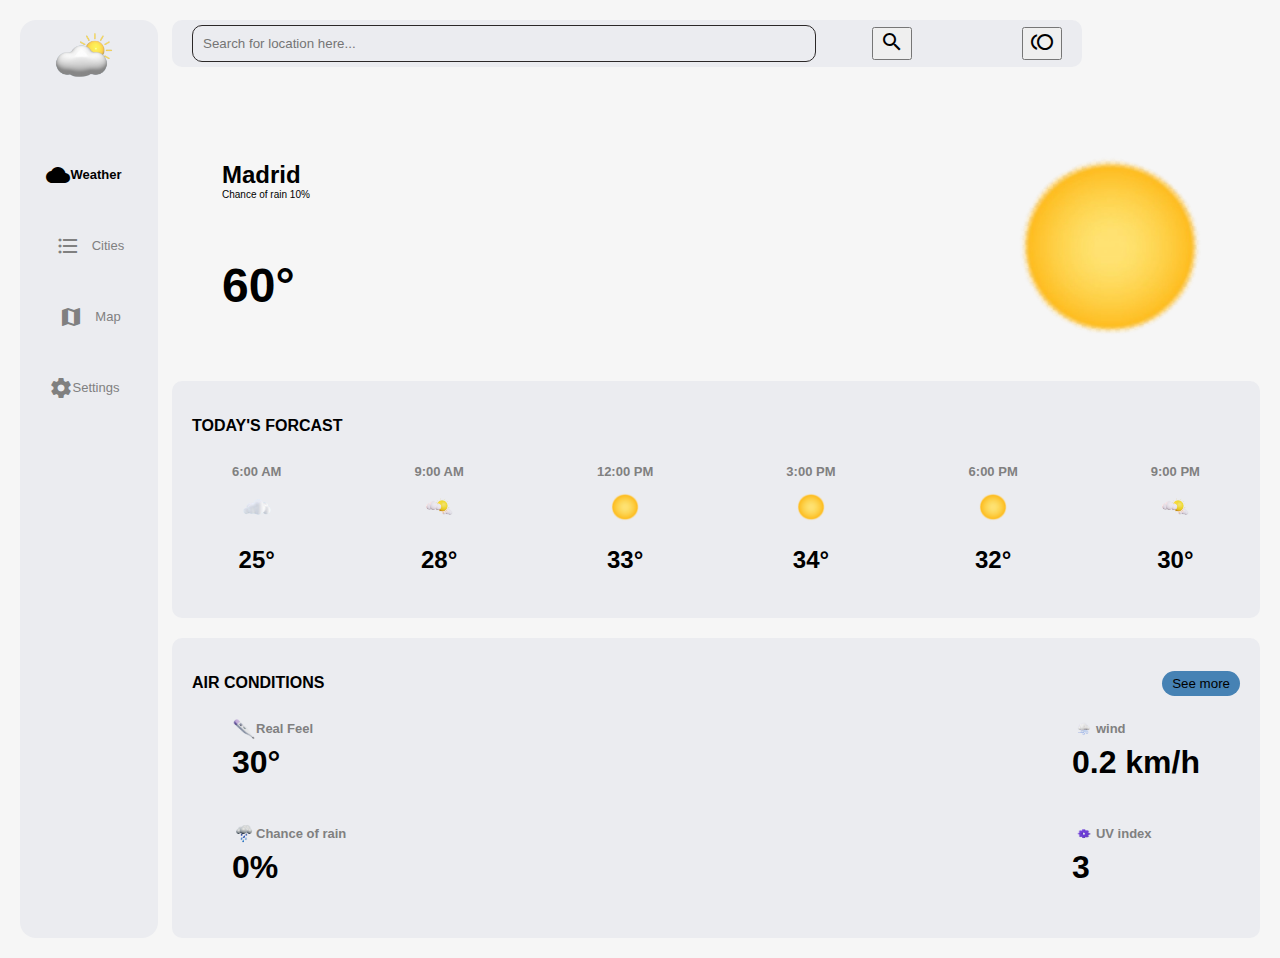
<file: index.html>
<!DOCTYPE html>
<html lang="en">
  <head>
    <meta charset="UTF-8" />
    <meta name="viewport" content="width=device-width, initial-scale=1.0" />
    <link
      href="https://fonts.googleapis.com/icon?family=Material+Icons"
      rel="stylesheet"
    />
    <link href="style.css" type="text/css" rel="stylesheet" />
    <title>WEATHER APP</title>
  </head>
  <body>
    <div class="weather">
      <div class="sidepanel">
        <div class="logo">
          <img
            src="Assets/Images/Colorful_3d_Weather_Forecast_IOS_Icon_Set_-_Templates_by_Canva-removebg-preview.png"
            height="70px"
            width="70px"
          />
        </div>
        <div class="navigation">
          <div class="nav">
            <i class="material-icons">cloud</i>
            <p><b>Weather</b></p>
          </div>
          <div class="nav">
            <i class="material-icons" id="map" style="color: gray"
              >format_list_bulleted</i
            >
            <p style="color: gray">Cities</p>
          </div>
          <div class="nav">
            <i class="material-icons" id="map" style="color: gray">map</i>
            <p style="color: gray">Map</p>
          </div>
          <div class="nav">
            <i class="material-icons" style="color: gray">settings</i>
            <p style="color: gray">Settings</p>
          </div>
        </div>
      </div>
      <div class="statics">
        <div class="searchbar">
          <input
            type="text"
            class="search"
            placeholder="Search for location here..."
          />
          <button class="purrr">
            <i class="material-icons">search</i>
          </button>
          <p id="output"></p>
          <p class="error-message">Invalid city name</p>
          <!-- <div class="avatar">
            <img
              src="Assets/Images/3D ANIMATION.jpg"
              height="45px"
              width="45px"
            />
          </div> -->
          <button class="dark"><i class="material-icons">toll</i></button>
        </div>
        <div class="sun">
          <div class="cities">
            <div class="city">
              <p id="city">Madrid</p>
              <p id="rain">Chance of rain 10%</p>
            </div>
            <p id="text">60°</p>
          </div>
          <div>
            <img
              class="weather-icon"
              src="Assets/Images/Sunshine.png"
              height="200px"
              width="200px"
            />
          </div>
        </div>
        <div class="forcast">
          <p><b>TODAY'S FORCAST</b></p>
          <div class="forcastlist">
            <div class="listpart">
              <p class="yes">6:00 AM</p>
              <img src="Assets/Images/cloudy.png" height="30px" width="30px" />
              <p class="yess">25°</p>
            </div>
            <div class="listpart">
              <p class="yes">9:00 AM</p>
              <img
                src="Assets/Images/sunand cloud.png"
                height="30px"
                width="30px"
              />
              <p class="yess">28°</p>
            </div>
            <div class="listpart">
              <p class="yes">12:00 PM</p>
              <img
                src="Assets/Images/Sunshine.png"
                height="30px"
                width="30px"
              />
              <p class="yess">33°</p>
            </div>
            <div class="listpart">
              <p class="yes">3:00 PM</p>
              <img
                src="Assets/Images/Sunshine.png"
                height="30px"
                width="30px"
              />
              <p class="yess">34°</p>
            </div>
            <div class="listpart">
              <p class="yes">6:00 PM</p>
              <img
                src="Assets/Images/Sunshine.png"
                height="30px"
                width="30px"
              />
              <p class="yess">32°</p>
            </div>
            <div class="listpart">
              <p class="yes">9:00 PM</p>
              <img
                src="Assets/Images/sunand cloud.png"
                height="30px"
                width="30px"
              />
              <p class="yess">30°</p>
            </div>
          </div>
        </div>
        <div class="air">
          <div class="heading">
            <p><b>AIR CONDITIONS</b></p>
            <button>See more</button>
          </div>
          <div class="hold">
            <div class="first">
              <div class="thresh">
                <div class="icon">
                  <img
                    src="Assets/Images/thermometer.png"
                    height="24px"
                    width="24px"
                  />
                  <p class="yes">Real Feel</p>
                </div>
                <p class="once">30°</p>
              </div>
              <div class="thresh">
                <div class="icon">
                  <img
                    src="Assets/Images/rain.png"
                    height="24px"
                    width="24px"
                  />
                  <p class="yes">Chance of rain</p>
                </div>
                <p class="once">0%</p>
              </div>
            </div>
            <div class="first">
              <div class="thresh">
                <div class="icon">
                  <img
                    src="Assets/Images/wind.png"
                    height="24px"
                    width="24px"
                  />
                  <p class="yes">wind</p>
                </div>
                <p class="once">0.2 km/h</p>
              </div>
              <div class="thresh">
                <div class="icon">
                  <img src="Assets/Images/uv.png" height="24px" width="24px" />
                  <p class="yes">UV index</p>
                </div>
                <p class="once">3</p>
              </div>
            </div>
          </div>
        </div>
      </div>
      <!-- <div class="wforcast">
        <p>7-DAY FORECAST</p>
        <div class="days">
          <div class="day">
            <p>Today</p>
            <div class="cond">
              <img
                src="Assets/Images/Sunshine.png"
                height="10px"
                width="10px"
              />
              <p>Sunny</p>
            </div>
            <p>34°</p>
          </div>
          <div class="day">
            <p>Tue</p>
            <div class="cond">
              <img
                src="Assets/Images/Sunshine.png"
                height="10px"
                width="10px"
              />
              <p>Sunny</p>
            </div>
            <p>34°</p>
          </div>
          <div class="day">
            <p>Wed</p>
            <div class="cond">
              <img
                src="Assets/Images/Sunshine.png"
                height="10px"
                width="10px"
              />
              <p>Sunny</p>
            </div>
            <p>34°</p>
          </div>
          <div class="day">
            <p>Thu</p>
            <div class="cond">
              <img src="Assets/Images/cloudy.png" height="10px" width="10px" />
              <p>Cloudy</p>
            </div>
            <p>25°</p>
          </div>
          <div class="day">
            <p>Fri</p>
            <div class="cond">
              <img src="Assets/Images/cloudy.png" height="20px" width="20px" />
              <p>Cloudy</p>
            </div>
            <p>25°</p>
          </div>
          <div class="day">
            <p>Sat</p>
            <div class="cond">
              <img src="Assets/Images/rain2.png" height="20px" width="20px" />
              <p>Rainy</p>
            </div>
            <p>20°</p>
          </div>
          <div class="day">
            <p>Sun</p>
            <div class="cond">
              <img
                src="Assets/Images/Sunshine.png"
                height="20px"
                width="20px"
              />
              <p>Sunny</p>
            </div>
            <p>34°</p>
          </div>
        </div>
      </div> -->
    </div>
    <script src="script.js"></script>
  </body>
</html>
</file>
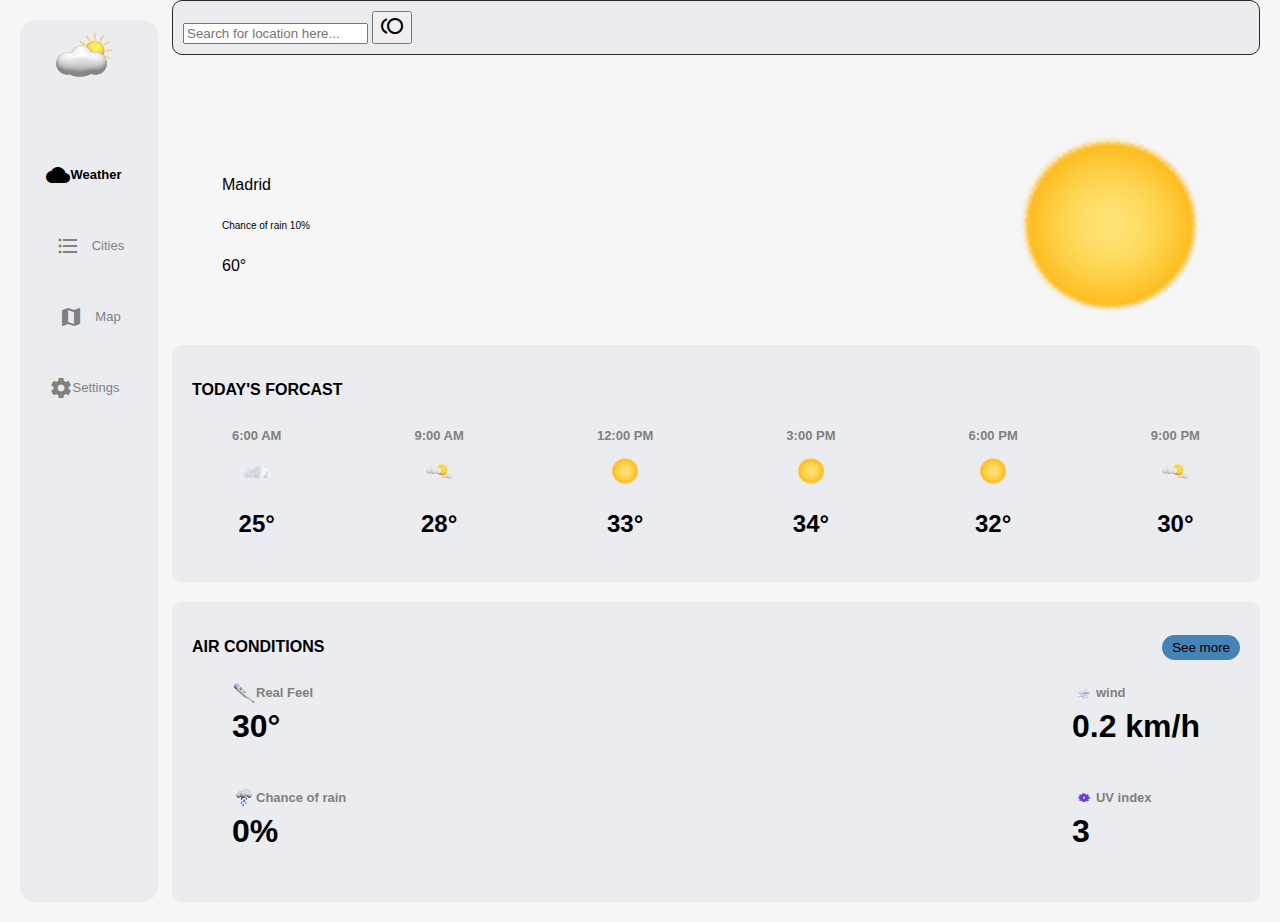
<file: intex.html>
<!DOCTYPE html>
<html lang="en">
  <head>
    <meta charset="UTF-8" />
    <meta name="viewport" content="width=device-width, initial-scale=1.0" />
    <link
      href="https://fonts.googleapis.com/icon?family=Material+Icons"
      rel="stylesheet"
    />
    <link href="style.css" type="text/css" rel="stylesheet" />
    <title>WEATHER APP</title>
  </head>
  <body>
    <div class="weather">
      <div class="sidepanel">
        <div class="logo">
          <img
            src="Assets/Images/Colorful_3d_Weather_Forecast_IOS_Icon_Set_-_Templates_by_Canva-removebg-preview.png"
            height="70px"
            width="70px"
          />
        </div>
        <div class="navigation">
          <div class="nav">
            <i class="material-icons">cloud</i>
            <p><b>Weather</b></p>
          </div>
          <div class="nav">
            <i class="material-icons" id="map" style="color: gray"
              >format_list_bulleted</i
            >
            <p style="color: gray">Cities</p>
          </div>
          <div class="nav">
            <i class="material-icons" id="map" style="color: gray">map</i>
            <p style="color: gray">Map</p>
          </div>
          <div class="nav">
            <i class="material-icons" style="color: gray">settings</i>
            <p style="color: gray">Settings</p>
          </div>
        </div>
      </div>
      <div class="statics">
        <div class="search">
          <input
            type="text"
            id="search"
            placeholder="Search for location here..."
          />
          <!-- <button onclick="search()">
            <i class="material-icons">search</i>
          </button>
          <p id="output"></p> -->
          <!-- <div class="avatar">
            <img
              src="Assets/Images/3D ANIMATION.jpg"
              height="45px"
              width="45px"
            />
          </div> -->
          <button class="dark"><i class="material-icons">toll</i></button>
        </div>
        <div class="sun">
          <div class="mad">
            <div class="city">
              <p id="madrid">Madrid</p>
              <p id="rain">Chance of rain 10%</p>
            </div>
            <p id="lipp">60°</p>
          </div>
          <img src="Assets/Images/Sunshine.png" height="200px" width="200px" />
        </div>
        <div class="forcast">
          <p><b>TODAY'S FORCAST</b></p>
          <div class="forcastlist">
            <div class="listpart">
              <p class="yes">6:00 AM</p>
              <img src="Assets/Images/cloudy.png" height="30px" width="30px" />
              <p class="yess">25°</p>
            </div>
            <div class="listpart">
              <p class="yes">9:00 AM</p>
              <img
                src="Assets/Images/sunand cloud.png"
                height="30px"
                width="30px"
              />
              <p class="yess">28°</p>
            </div>
            <div class="listpart">
              <p class="yes">12:00 PM</p>
              <img
                src="Assets/Images/Sunshine.png"
                height="30px"
                width="30px"
              />
              <p class="yess">33°</p>
            </div>
            <div class="listpart">
              <p class="yes">3:00 PM</p>
              <img
                src="Assets/Images/Sunshine.png"
                height="30px"
                width="30px"
              />
              <p class="yess">34°</p>
            </div>
            <div class="listpart">
              <p class="yes">6:00 PM</p>
              <img
                src="Assets/Images/Sunshine.png"
                height="30px"
                width="30px"
              />
              <p class="yess">32°</p>
            </div>
            <div class="listpart">
              <p class="yes">9:00 PM</p>
              <img
                src="Assets/Images/sunand cloud.png"
                height="30px"
                width="30px"
              />
              <p class="yess">30°</p>
            </div>
          </div>
        </div>
        <div class="air">
          <div class="heading">
            <p><b>AIR CONDITIONS</b></p>
            <button>See more</button>
          </div>
          <div class="hold">
            <div class="first">
              <div class="thresh">
                <div class="icon">
                  <img
                    src="Assets/Images/thermometer.png"
                    height="24px"
                    width="24px"
                  />
                  <p class="yes">Real Feel</p>
                </div>
                <p class="once">30°</p>
              </div>
              <div class="thresh">
                <div class="icon">
                  <img
                    src="Assets/Images/rain.png"
                    height="24px"
                    width="24px"
                  />
                  <p class="yes">Chance of rain</p>
                </div>
                <p class="once">0%</p>
              </div>
            </div>
            <div class="first">
              <div class="thresh">
                <div class="icon">
                  <img
                    src="Assets/Images/wind.png"
                    height="24px"
                    width="24px"
                  />
                  <p class="yes">wind</p>
                </div>
                <p class="once">0.2 km/h</p>
              </div>
              <div class="thresh">
                <div class="icon">
                  <img src="Assets/Images/uv.png" height="24px" width="24px" />
                  <p class="yes">UV index</p>
                </div>
                <p class="once">3</p>
              </div>
            </div>
          </div>
        </div>
      </div>
      <!-- <div class="wforcast">
        <p>7-DAY FORECAST</p>
        <div class="days">
          <div class="day">
            <p>Today</p>
            <div class="cond">
              <img
                src="Assets/Images/Sunshine.png"
                height="10px"
                width="10px"
              />
              <p>Sunny</p>
            </div>
            <p>34°</p>
          </div>
          <div class="day">
            <p>Tue</p>
            <div class="cond">
              <img
                src="Assets/Images/Sunshine.png"
                height="10px"
                width="10px"
              />
              <p>Sunny</p>
            </div>
            <p>34°</p>
          </div>
          <div class="day">
            <p>Wed</p>
            <div class="cond">
              <img
                src="Assets/Images/Sunshine.png"
                height="10px"
                width="10px"
              />
              <p>Sunny</p>
            </div>
            <p>34°</p>
          </div>
          <div class="day">
            <p>Thu</p>
            <div class="cond">
              <img src="Assets/Images/cloudy.png" height="10px" width="10px" />
              <p>Cloudy</p>
            </div>
            <p>25°</p>
          </div>
          <div class="day">
            <p>Fri</p>
            <div class="cond">
              <img src="Assets/Images/cloudy.png" height="20px" width="20px" />
              <p>Cloudy</p>
            </div>
            <p>25°</p>
          </div>
          <div class="day">
            <p>Sat</p>
            <div class="cond">
              <img src="Assets/Images/rain2.png" height="20px" width="20px" />
              <p>Rainy</p>
            </div>
            <p>20°</p>
          </div>
          <div class="day">
            <p>Sun</p>
            <div class="cond">
              <img
                src="Assets/Images/Sunshine.png"
                height="20px"
                width="20px"
              />
              <p>Sunny</p>
            </div>
            <p>34°</p>
          </div>
        </div>
      </div> -->
    </div>
    <script>
      let dark = document.querySelector(".dark");
      dark.addEventListener("click", function () {
        document.body.style.backgroundColor = "#0B111D";
        document.querySelector(".sidepanel").style.backgroundColor = "#202C3C";
        document.querySelector(".air").style.backgroundColor = "#202C3C";
        document.querySelector(".forcast").style.backgroundColor = "#202C3C";
        document.querySelector(".nav").style.backgroundColor = "#202C3C";
        document.querySelector(".search").style.backgroundColor = "#202C3C";
        document.querySelector(".map").style.backgroundColor = "#202C3C";
        document.getElementById(".search").style.backgroundColor = "#202C3C";
        document.body.style.color = "white";
      });
    </script>
  </body>
</html>
</file>
<file: style.css>
@import url("https://fonts.googleapis.com/css2?family=Roboto:ital,wght@0,100;0,300;0,400;0,500;0,700;0,900;1,100;1,300;1,400;1,500;1,700;1,900&display=swap");

body {
  margin: 0;
  padding: 0;
  box-sizing: border-box;
  font-family: Arial, Helvetica, sans-serif;
  width: 100%;
  background-color: #f6f6f6;
}

.weather {
  width: 100%;
  display: flex;
  justify-content: space-between;
  margin: auto;
  /* background-color: transparent #000; */
}
.error-message {
  display: none;
}
.sidepanel {
  width: 10%;
  display: flex;
  flex-direction: column;
  /* align-content: center; */
  align-items: center;
  background-color: #ebecf0;
  gap: 50px;
  margin-top: 20px;
  margin-bottom: 20px;
  border: none;
  border-radius: 16px;
  /* padding-left: 10px; */
  margin-left: 20px;
  padding-right: 10px;
}

.navigation {
  display: flex;
  flex-direction: column;
  justify-content: center;
  align-items: center;
  gap: 10px;
}

.nav {
  display: flex;
  /* flex-direction: column; */
  align-items: center;
  /* gap: -20px; */
  border: none;
  padding: 10px;
  border-radius: 10px;
  transition: transform 0.3s ease;
  background: none;
}

.nav:hover {
  transform: scale(1.1); /* Scale up the element on hover */
  box-shadow: 0px 4px 28px -2px #00000014;
  /* Example shadow color: black with 20% opacity */
}

#map {
  display: flex;
  flex-direction: column;
  padding-left: 12px;
  padding-right: 12px;
}

.nav p {
  font-size: small;
}

.statics {
  width: 85%;
  display: flex;
  flex-direction: column;
  margin-right: 20px;
}

.searchbar {
  width: 80%;
  display: flex;
  align-items: center;
  background-color: #ebecf0;
  padding-left: 20px;
  padding-right: 20px;
  border: none;
  border-radius: 10px;
  margin-top: 20px;
  padding-bottom: 5px;
  padding-top: 5px;
  justify-content: space-between;
  /* position: fixed;
  top: 0; */
}

.search {
  background-color: #ebecf0;
  padding: 10px;
  padding-right: 50%;
  border: solid rgb(43, 40, 40);
  border-width: 0.5px;
  border-radius: 10px;
}
#search:focus {
  outline: 0;
  background-color: transparent;
}

/* .avatar {
  display: flex;
  justify-content: last baseline;
  align-items: center;
  margin-left: 150px;
} */

.sun {
  display: flex;
  /* gap: 400px; */
  padding: 20px 50px 20px 50px;
  align-items: center;
  /* align-content: center; */
  /* background-color: #ebecf0; */
  margin-top: 50px;
  justify-content: space-between;
}

#city {
  font-size: x-large;
  font-weight: bold;
  margin-bottom: -10px;
}

#rain {
  font-size: x-small;
}

#text {
  font-size: 3rem;
  font-weight: bolder;
}

.city {
  display: flex;
  flex-direction: column;
  /* background-color: blueviolet; */
  /* gap: -30px; */
}
/* .sun img {
  margin-left: -500px;
} */

.forcast {
  display: flex;
  flex-direction: column;
  background-color: #ebecf0;
  padding: 20px;
  border: none;
  border-radius: 10px;
}

.forcastlist {
  display: flex;
  justify-content: space-between;
  margin-right: 40px;
  margin-left: 40px;
}

.listpart {
  display: flex;
  flex-direction: column;
  /* align-content: center; */
  align-items: center;
}

.yes {
  font-size: small;
  font-weight: 600;
  color: gray;
}

.yess {
  font-size: x-large;
  font-weight: bolder;
  /* color: gray; */
}

.icon {
  display: flex;
  align-content: center;
  align-items: center;
}

.heading {
  display: flex;
  align-items: center;
  justify-content: space-between;
}

.hold {
  display: flex;
  justify-content: space-between;
  margin-left: 40px;
  margin-right: 40px;
  /* background: red; */
  /* background-color: aquamarine; */
}

.thresh {
  display: flex;
  flex-direction: column;
  /* align-items: center; */
}

.first {
  display: flex;
  flex-direction: column;
}

.once {
  font-size: 2rem;
  font-weight: bolder;
  margin-top: -5px;
}

.air {
  display: flex;
  flex-direction: column;
  background-color: #ebecf0;
  padding: 20px;
  border: none;
  border-radius: 10px;
  margin-top: 20px;
  margin-bottom: 20px;
}

.heading button {
  display: flex;
  align-items: center;
  padding: 5px 10px 5px 10px;
  border: none;
  border-radius: 20px;
  background-color: steelblue;
}

/* .wforcast {
  width: 20%;
  display: flex;
  flex-direction: column;
  margin-top: 80px;
  padding-left: 10px;
  padding-right: 10px;
  background-color: #ebecf0;
  border: none;
  border-radius: 10px;
}

.day {
  display: flex;
  justify-content: space-between;
}

.cond {
  display: flex;
  align-content: center;
} */
</file>
